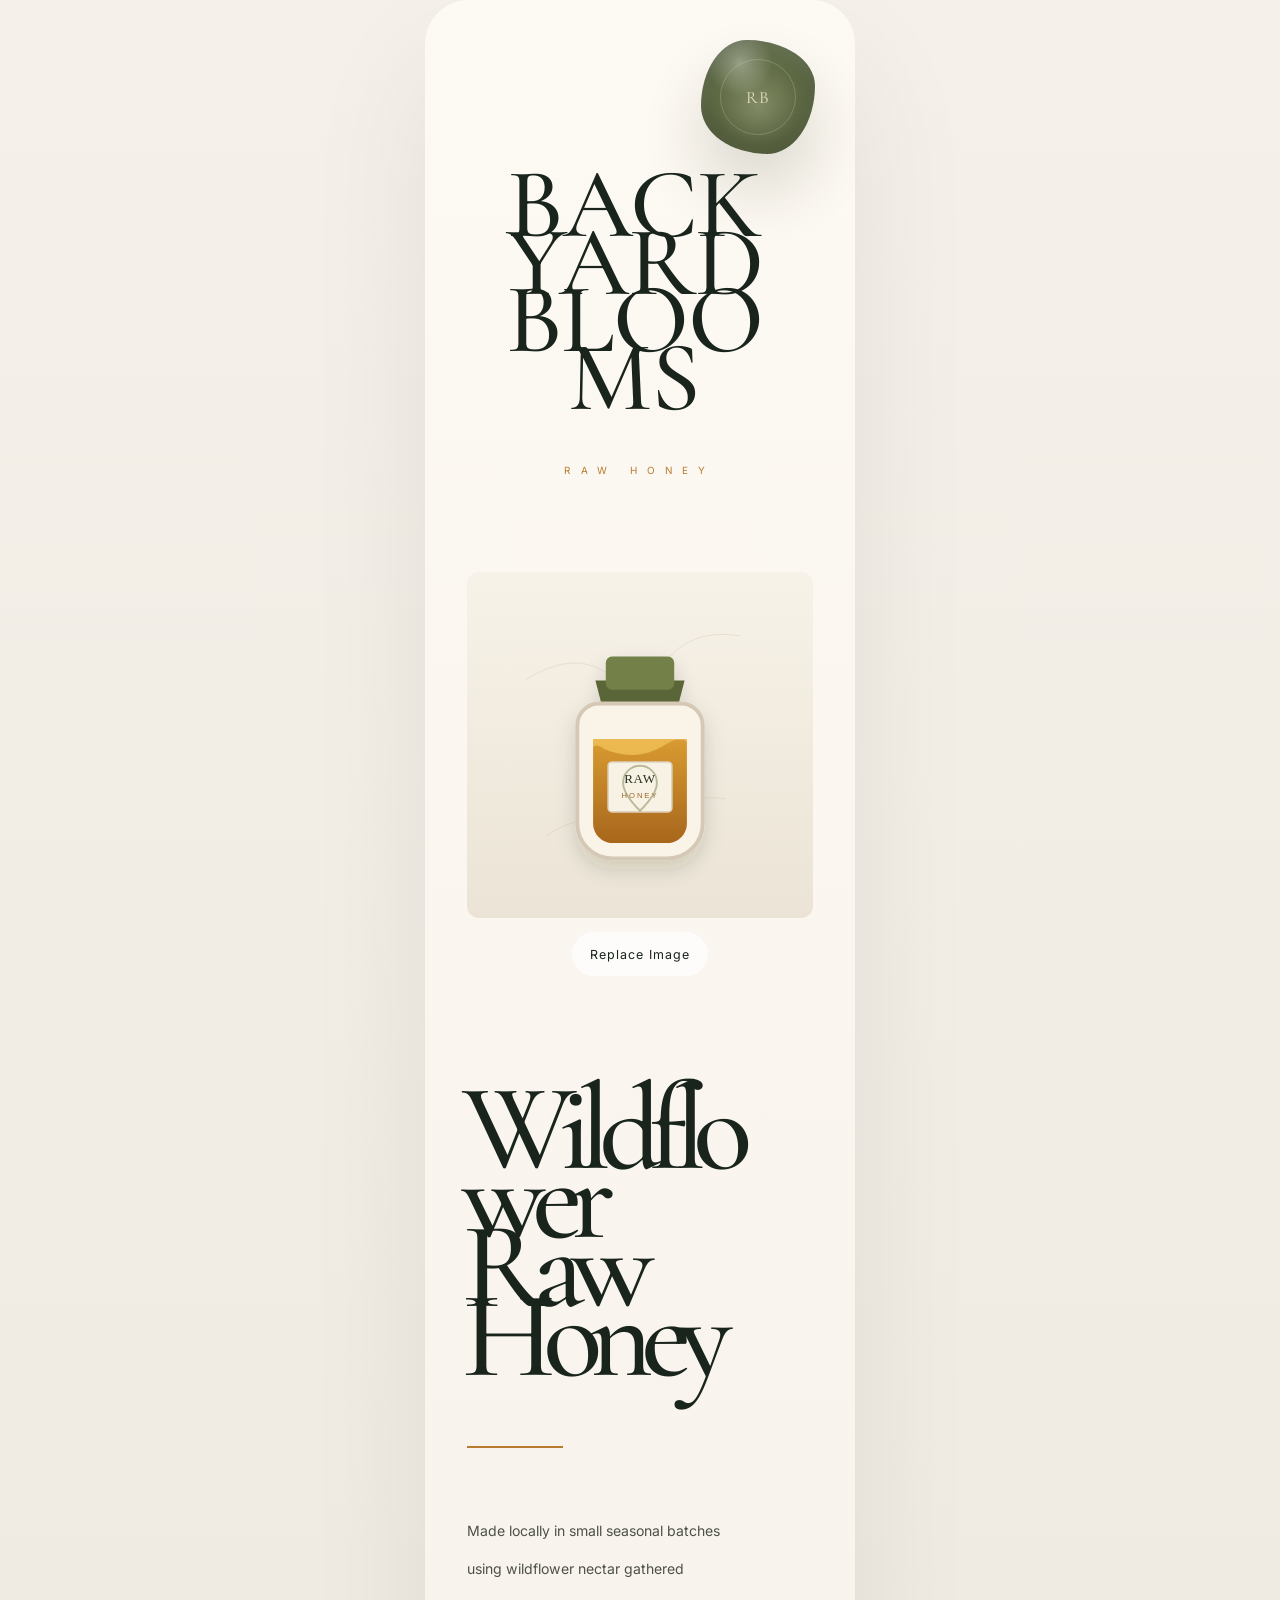
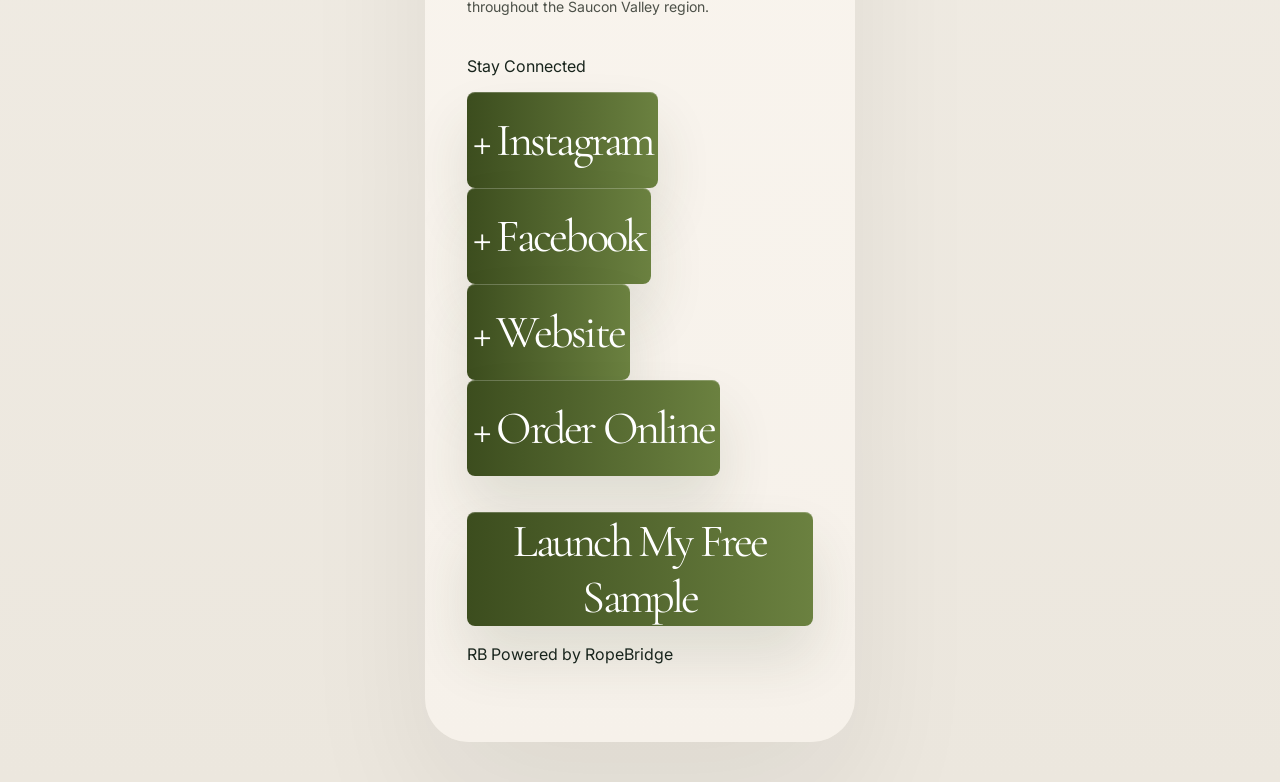
<file: create/index.html>
<!doctype html>
<html lang="en">
  <head>
    <meta charset="utf-8" />
    <meta name="viewport" content="width=device-width, initial-scale=1" />
    <title>Create Your SamplePass Page</title>
    <link rel="stylesheet" href="../templates/samplepass-claim/styles.css" />
    <style>
      .editable { cursor: text; }
      [contenteditable="true"]:focus {
        outline: none;
        background: rgba(181,122,43,0.08);
        border-radius: 8px;
      }
      .replace-image {
        margin-top: 14px;
        display: flex;
        justify-content: center;
      }
      .replace-image label {
        min-height: 44px;
        padding: 0 18px;
        border-radius: 999px;
        border: 1px solid var(--line);
        display: inline-flex;
        align-items: center;
        justify-content: center;
        color: var(--olive-dark);
        letter-spacing: 0.08em;
        font-size: 0.78rem;
        cursor: pointer;
        background: rgba(255,255,255,0.7);
      }
      .replace-image input { display: none; }
      .social-editor { margin-top: 30px; }
      .social-chip.adding { border-style: dashed; }
      .social-modal {
        position: fixed;
        inset: 0;
        background: rgba(26,30,24,0.28);
        display: none;
        align-items: center;
        justify-content: center;
        padding: 24px;
      }
      .social-modal.active { display: flex; }
      .social-modal-card {
        width: 100%;
        max-width: 340px;
        background: var(--surface);
        border-radius: 22px;
        padding: 24px;
      }
      .social-modal-card h3 {
        margin: 0;
        font-family: Georgia, serif;
        font-size: 1.8rem;
      }
      .social-modal-card input { margin-top: 18px; }
      .launch-button { margin-top: 36px; }
      .launch-link {
        margin-top: 18px;
        text-align: center;
        word-break: break-word;
      }
      .launch-link a { color: var(--olive-dark); }
    </style>
  </head>
  <body>
    <main class="page-shell">
      <section class="phone-frame">
        <section class="screen-state active-state">
          <div class="seal-button">
            <span class="seal-inner">RB</span>
          </div>

          <header class="vendor-header">
            <h1 id="vendor-name" class="vendor-name editable" contenteditable="true">Backyard Blooms</h1>
            <p id="vendor-category" class="vendor-category editable" contenteditable="true">Raw Honey</p>
          </header>

          <div class="product-image-wrap">
            <img id="product-image" class="product-image" src="../assets/images/backyard-blooms-honey.svg" alt="Product image" />
          </div>

          <div class="replace-image">
            <label>
              Replace Image
              <input id="image-upload" type="file" accept="image/*" />
            </label>
          </div>

          <section class="product-copy">
            <h2 id="product-name" class="product-name editable" contenteditable="true">Wildflower Raw Honey</h2>
            <div class="accent-line"></div>
            <p id="product-description" class="product-description editable" contenteditable="true">
              Made locally in small seasonal batches using wildflower nectar gathered throughout the Saucon Valley region.
            </p>
          </section>

          <section class="social-editor">
            <p class="social-heading">Stay Connected</p>
            <div class="social-grid">
              <button class="social-chip adding" data-platform="instagram">+ Instagram</button>
              <button class="social-chip adding" data-platform="facebook">+ Facebook</button>
              <button class="social-chip adding" data-platform="website">+ Website</button>
              <button class="social-chip adding" data-platform="order">+ Order Online</button>
            </div>
          </section>

          <div class="launch-button">
            <button id="launch-page">Launch My Free Sample</button>
          </div>

          <div id="launch-link" class="launch-link"></div>

          <footer class="powered-footer">
            <span class="powered-seal">RB</span>
            <span>Powered by RopeBridge</span>
          </footer>
        </section>
      </section>
    </main>

    <div id="social-modal" class="social-modal">
      <div class="social-modal-card">
        <h3 id="modal-title">Instagram</h3>
        <input id="social-input" type="text" placeholder="username or URL" />
        <button id="save-social" style="margin-top:18px;width:100%;">Save</button>
      </div>
    </div>

    <script>
      const SUPABASE_URL = 'https://chqwqnxxggswbsijxnio.supabase.co';
      const SUPABASE_KEY = 'sb_publishable_KY_sTlKcppTc8dlDZjCqaA_2XV6COmP';
      const STORAGE_BUCKET = 'vendor-page-images';

      const socials = {};
      let activePlatform = null;
      let imageFile = null;
      let imagePreview = '../assets/images/backyard-blooms-honey.svg';
      let existingSlug = null;

      const params = new URLSearchParams(window.location.search);
      existingSlug = params.get('slug');

      const modal = document.getElementById('social-modal');
      const modalTitle = document.getElementById('modal-title');
      const socialInput = document.getElementById('social-input');

      document.querySelectorAll('[data-platform]').forEach((button) => {
        button.addEventListener('click', () => {
          activePlatform = button.dataset.platform;
          modalTitle.textContent = button.textContent.replace('+ ', '');
          socialInput.value = socials[activePlatform] || '';
          modal.classList.add('active');
        });
      });

      document.getElementById('save-social').addEventListener('click', () => {
        socials[activePlatform] = socialInput.value.trim();

        const target = document.querySelector(`[data-platform="${activePlatform}"]`);

        if (socialInput.value.trim()) {
          target.textContent = socialInput.value.trim();
          target.classList.remove('adding');
        }

        modal.classList.remove('active');
      });

      document.getElementById('image-upload').addEventListener('change', (event) => {
        const file = event.target.files[0];
        if (!file) return;

        imageFile = file;

        const reader = new FileReader();

        reader.onload = (e) => {
          imagePreview = e.target.result;
          document.getElementById('product-image').src = imagePreview;
        };

        reader.readAsDataURL(file);
      });

      function slugify(value) {
        return value
          .toLowerCase()
          .trim()
          .replace(/[^a-z0-9]+/g, '-')
          .replace(/^-|-$/g, '');
      }

      async function uploadImage(slug) {
        if (!imageFile) {
          return imagePreview;
        }

        const extension = imageFile.name.split('.').pop();
        const filePath = `${slug}-${Date.now()}.${extension}`;

        const uploadResponse = await fetch(
          `${SUPABASE_URL}/storage/v1/object/${STORAGE_BUCKET}/${filePath}`,
          {
            method: 'POST',
            headers: {
              apikey: SUPABASE_KEY,
              Authorization: `Bearer ${SUPABASE_KEY}`,
              'Content-Type': imageFile.type,
            },
            body: imageFile,
          }
        );

        if (!uploadResponse.ok) {
          throw new Error('Image upload failed');
        }

        return `${SUPABASE_URL}/storage/v1/object/public/${STORAGE_BUCKET}/${filePath}`;
      }

      async function loadExistingPage() {
        if (!existingSlug) return;

        const response = await fetch(
          `${SUPABASE_URL}/rest/v1/vendor_pages?slug=eq.${existingSlug}&select=*`,
          {
            headers: {
              apikey: SUPABASE_KEY,
              Authorization: `Bearer ${SUPABASE_KEY}`,
            },
          }
        );

        const pages = await response.json();
        const page = pages[0];

        if (!page) return;

        document.getElementById('vendor-name').textContent = page.vendor_name || '';
        document.getElementById('vendor-category').textContent = page.category || '';
        document.getElementById('product-name').textContent = page.product_name || '';
        document.getElementById('product-description').textContent = page.description || '';

        if (page.image_url) {
          imagePreview = page.image_url;
          document.getElementById('product-image').src = page.image_url;
        }

        const socialMap = {
          instagram: page.instagram,
          facebook: page.facebook,
          website: page.website,
          order: page.order_link,
        };

        Object.entries(socialMap).forEach(([platform, value]) => {
          if (!value) return;

          socials[platform] = value;

          const target = document.querySelector(`[data-platform="${platform}"]`);
          target.textContent = value;
          target.classList.remove('adding');
        });

        document.getElementById('launch-page').textContent = 'Save Changes';
      }

      async function pageExists(slug) {
        const response = await fetch(
          `${SUPABASE_URL}/rest/v1/vendor_pages?slug=eq.${slug}&select=slug`,
          {
            headers: {
              apikey: SUPABASE_KEY,
              Authorization: `Bearer ${SUPABASE_KEY}`,
            },
          }
        );

        const pages = await response.json();
        return pages.length > 0;
      }

      async function savePage(payload, slug, shouldUpdate) {
        if (shouldUpdate) {
          return fetch(`${SUPABASE_URL}/rest/v1/vendor_pages?slug=eq.${slug}`, {
            method: 'PATCH',
            headers: {
              apikey: SUPABASE_KEY,
              Authorization: `Bearer ${SUPABASE_KEY}`,
              'Content-Type': 'application/json',
            },
            body: JSON.stringify(payload),
          });
        }

        return fetch(`${SUPABASE_URL}/rest/v1/vendor_pages`, {
          method: 'POST',
          headers: {
            apikey: SUPABASE_KEY,
            Authorization: `Bearer ${SUPABASE_KEY}`,
            'Content-Type': 'application/json',
            Prefer: 'return=minimal',
          },
          body: JSON.stringify(payload),
        });
      }

      document.getElementById('launch-page').addEventListener('click', async () => {
        const launchButton = document.getElementById('launch-page');
        launchButton.disabled = true;
        launchButton.textContent = existingSlug ? 'Saving...' : 'Launching...';

        try {
          const vendorName = document.getElementById('vendor-name').textContent.trim();
          const slug = existingSlug || slugify(vendorName);
          const imageUrl = await uploadImage(slug);
          const shouldUpdate = existingSlug || await pageExists(slug);

          const payload = {
            slug,
            vendor_name: vendorName,
            category: document.getElementById('vendor-category').textContent.trim(),
            product_name: document.getElementById('product-name').textContent.trim(),
            description: document.getElementById('product-description').textContent.trim(),
            image_url: imageUrl,
            cta_text: 'Claim My Free Sample',
            instagram: socials.instagram || null,
            facebook: socials.facebook || null,
            website: socials.website || null,
            order_link: socials.order || null,
          };

          const response = await savePage(payload, slug, shouldUpdate);

          if (!response.ok) {
            throw new Error('Page save failed');
          }

          const liveUrl = `${location.origin}/qr-intake-system/sample/?slug=${slug}`;
          const editUrl = `${location.origin}/qr-intake-system/create/?slug=${slug}`;

          document.getElementById('launch-link').innerHTML = `
            <div><a href="${liveUrl}" target="_blank">Live Page</a></div>
            <div style="margin-top:8px;"><a href="${editUrl}" target="_blank">Edit Page</a></div>
          `;

          existingSlug = slug;
          launchButton.textContent = 'Save Changes';
        } catch (error) {
          console.error(error);
          document.getElementById('launch-link').textContent = 'Something went wrong.';
        } finally {
          launchButton.disabled = false;
        }
      });

      loadExistingPage();
    </script>
  </body>
</html>
</file>
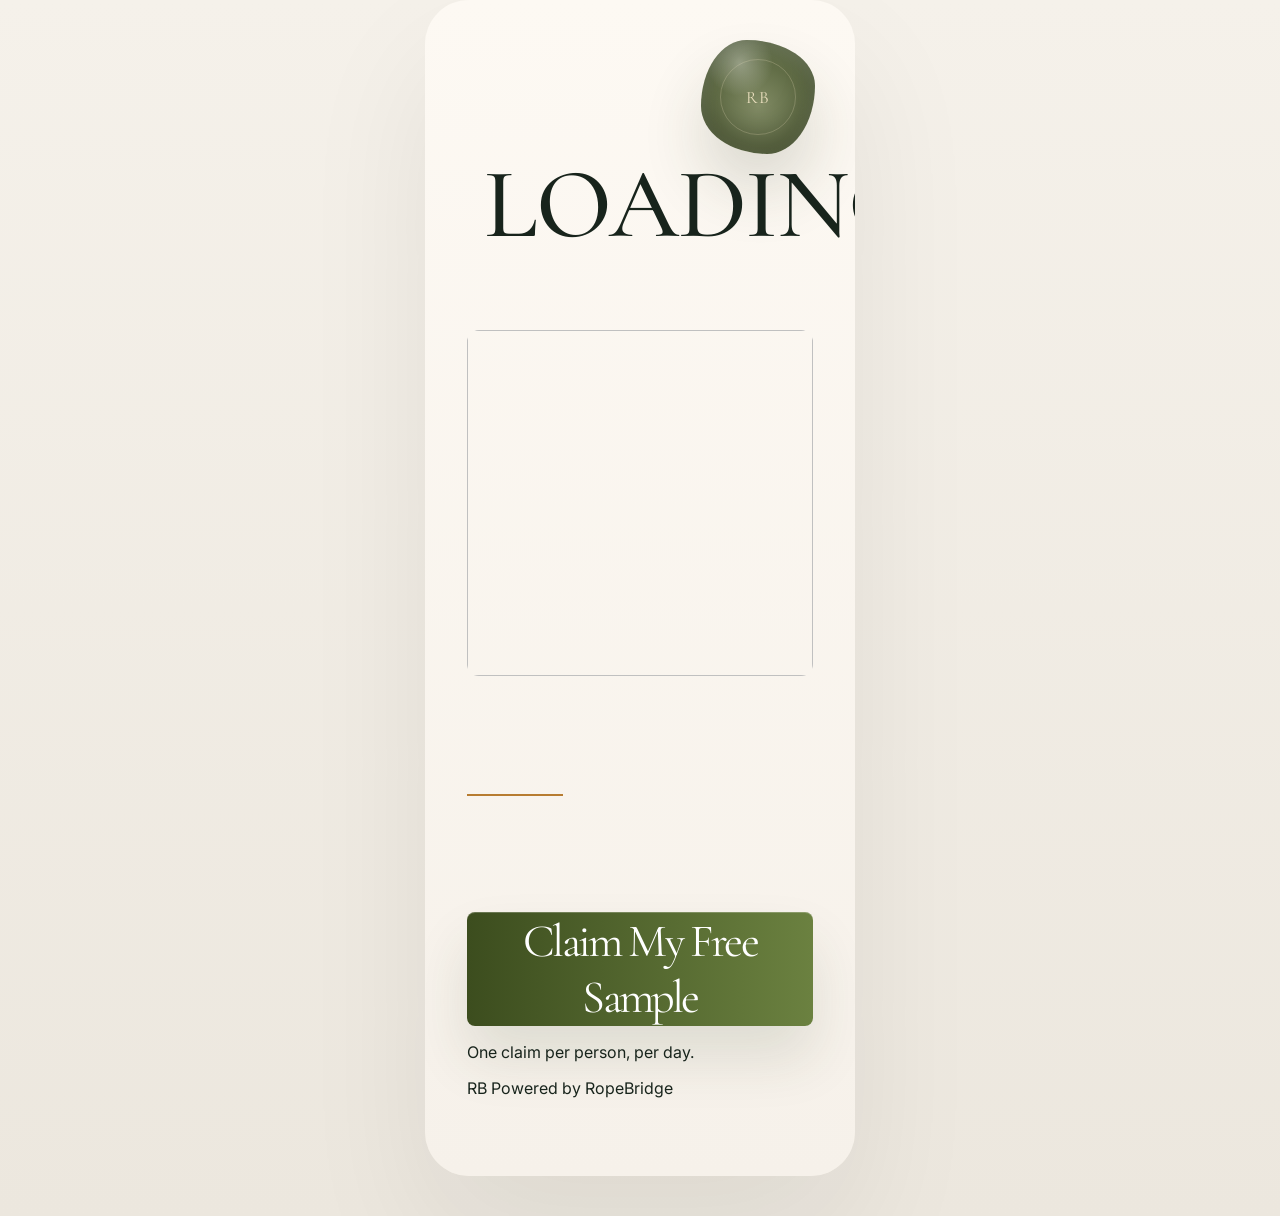
<file: sample/index.html>
<!doctype html>
<html lang="en">
  <head>
    <meta charset="utf-8" />
    <meta name="viewport" content="width=device-width, initial-scale=1" />
    <title>SamplePass</title>
    <link rel="stylesheet" href="../templates/samplepass-claim/styles.css" />
  </head>
  <body>
    <main class="page-shell">
      <section class="phone-frame">
        <section class="screen-state active-state">
          <div class="seal-button">
            <span class="seal-inner">RB</span>
          </div>

          <header class="vendor-header">
            <h1 id="vendor-name" class="vendor-name">Loading...</h1>
            <p id="vendor-category" class="vendor-category"></p>
          </header>

          <div class="product-image-wrap">
            <img id="product-image" class="product-image" />
          </div>

          <section class="product-copy">
            <h2 id="product-name" class="product-name"></h2>
            <div class="accent-line"></div>
            <p id="product-description" class="product-description"></p>
          </section>

          <section class="claim-form">
            <button id="cta-button">Claim My Free Sample</button>

            <div class="limit-row">
              <span class="limit-dot"></span>
              <p id="recognition-copy">One claim per person, per day.</p>
            </div>
          </section>

          <section id="social-section" class="social-section"></section>

          <footer class="powered-footer">
            <span class="powered-seal">RB</span>
            <span>Powered by RopeBridge</span>
          </footer>
        </section>
      </section>
    </main>

    <script>
      const SUPABASE_URL = 'https://chqwqnxxggswbsijxnio.supabase.co';
      const SUPABASE_KEY = 'sb_publishable_KY_sTlKcppTc8dlDZjCqaA_2XV6COmP';
      const STORAGE_KEY = 'ropebridge_identity_token';

      const params = new URLSearchParams(window.location.search);
      const slug = params.get('slug');

      let vendorPage = null;
      let recognizedUser = null;

      function generateToken() {
        return `rb_${crypto.randomUUID()}`;
      }

      async function ensureIdentity() {
        let token = localStorage.getItem(STORAGE_KEY);

        if (!token) {
          token = generateToken();
          localStorage.setItem(STORAGE_KEY, token);

          await fetch(`${SUPABASE_URL}/rest/v1/users`, {
            method: 'POST',
            headers: {
              apikey: SUPABASE_KEY,
              Authorization: `Bearer ${SUPABASE_KEY}`,
              'Content-Type': 'application/json',
              Prefer: 'return=minimal',
            },
            body: JSON.stringify({
              identity_token: token,
            }),
          });
        }

        const response = await fetch(
          `${SUPABASE_URL}/rest/v1/users?identity_token=eq.${token}&select=*`,
          {
            headers: {
              apikey: SUPABASE_KEY,
              Authorization: `Bearer ${SUPABASE_KEY}`,
            },
          }
        );

        const users = await response.json();
        recognizedUser = users[0] || null;

        if (recognizedUser) {
          document.getElementById('recognition-copy').textContent = 'Welcome back — your details are already recognized.';
        }
      }

      async function loadPage() {
        const response = await fetch(
          `${SUPABASE_URL}/rest/v1/vendor_pages?slug=eq.${slug}&select=*`,
          {
            headers: {
              apikey: SUPABASE_KEY,
              Authorization: `Bearer ${SUPABASE_KEY}`,
            },
          }
        );

        const data = await response.json();
        vendorPage = data[0];

        if (!vendorPage) {
          document.getElementById('vendor-name').textContent = 'Page not found';
          return;
        }

        document.title = `${vendorPage.vendor_name} — SamplePass`;

        document.getElementById('vendor-name').textContent = vendorPage.vendor_name;
        document.getElementById('vendor-category').textContent = vendorPage.category || '';
        document.getElementById('product-name').textContent = vendorPage.product_name;
        document.getElementById('product-description').textContent = vendorPage.description || '';
        document.getElementById('product-image').src = vendorPage.image_url || '../assets/images/backyard-blooms-honey.svg';
        document.getElementById('cta-button').textContent = vendorPage.cta_text || 'Claim My Free Sample';

        const socials = [
          ['Instagram', vendorPage.instagram],
          ['Facebook', vendorPage.facebook],
          ['Website', vendorPage.website],
          ['Order Online', vendorPage.order_link],
        ].filter(([, value]) => value);

        if (socials.length) {
          const section = document.getElementById('social-section');

          section.innerHTML = `
            <p class="social-heading">Stay Connected</p>
            <div class="social-grid">
              ${socials.map(([label, url]) => `
                <a class="social-chip" href="${url}" target="_blank" rel="noreferrer">
                  <span>${label}</span>
                </a>
              `).join('')}
            </div>
          `;
        }
      }

      async function recordInteraction() {
        if (!recognizedUser || !vendorPage) return;

        await fetch(`${SUPABASE_URL}/rest/v1/interactions`, {
          method: 'POST',
          headers: {
            apikey: SUPABASE_KEY,
            Authorization: `Bearer ${SUPABASE_KEY}`,
            'Content-Type': 'application/json',
            Prefer: 'return=minimal',
          },
          body: JSON.stringify({
            user_id: recognizedUser.id,
            vendor_page_id: vendorPage.id,
            interaction_type: 'sample_claim',
            metadata: {
              slug,
            },
          }),
        });
      }

      document.getElementById('cta-button').addEventListener('click', async () => {
        document.getElementById('cta-button').textContent = 'Saved';
        await recordInteraction();
      });

      (async function init() {
        await ensureIdentity();
        await loadPage();
      })();
    </script>
  </body>
</html>
</file>
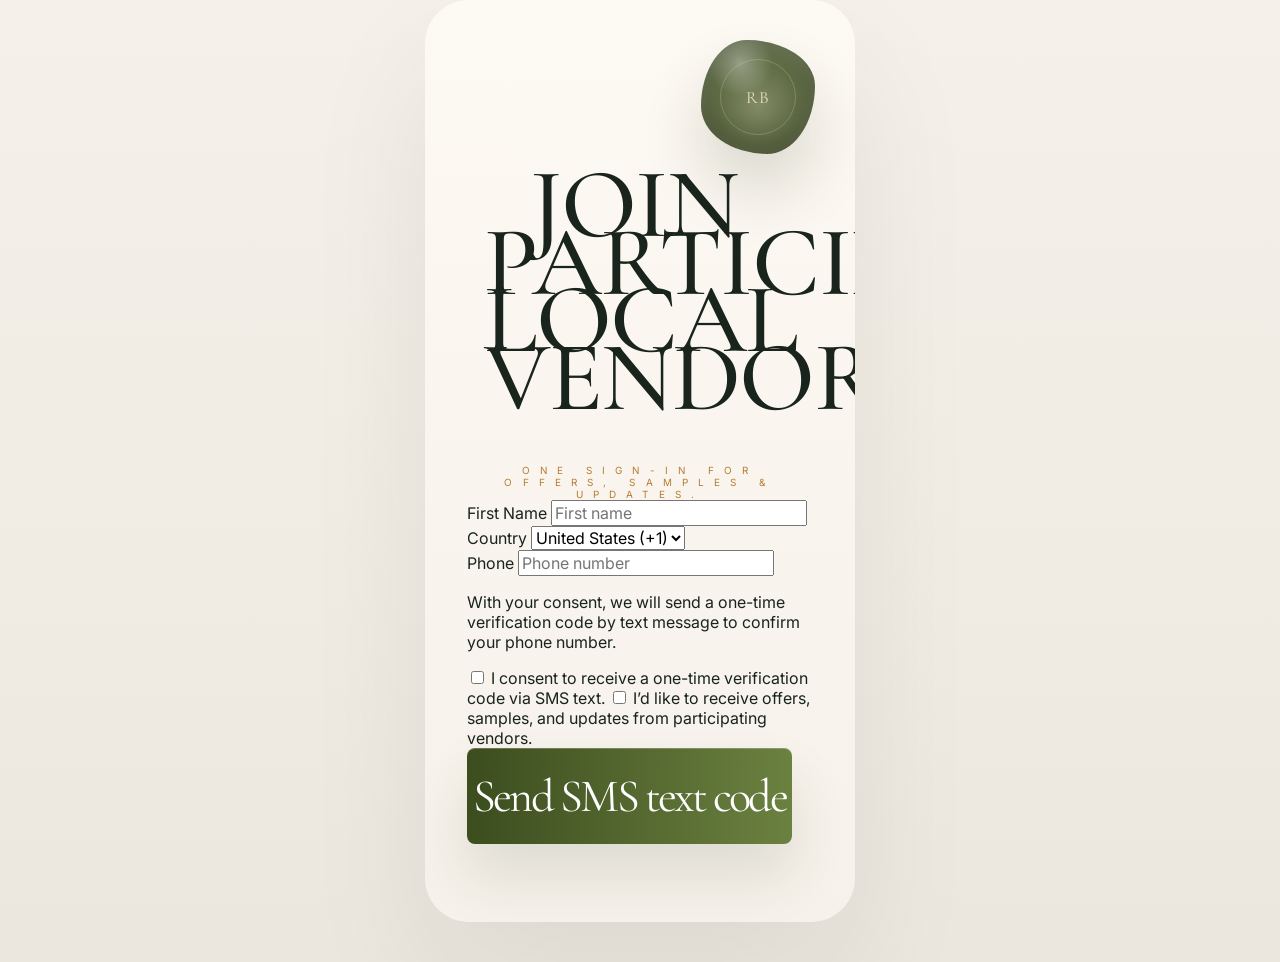
<file: templates/samplepass-claim/index.html>
<!doctype html>
<html lang="en">
  <head>
    <meta charset="utf-8" />
    <meta name="viewport" content="width=device-width, initial-scale=1" />
    <title>RopeBridge — SamplePass</title>
    <link rel="stylesheet" href="./styles.css?v=remembered-users-1" />
  </head>
  <body>
    <main class="page-shell">
      <section class="phone-frame">
        <section id="state-connect" class="screen-state active-state">
          <div class="seal-button" aria-hidden="true">
            <span class="seal-inner">RB</span>
          </div>

          <header class="connect-header">
            <h1 data-config-text="CONNECT_HEADLINE">
              Join participating local vendors.
            </h1>
            <p class="connect-subheadline" data-config-text="CONNECT_SUBHEADLINE">
              One sign-in for offers, samples & updates.
            </p>
          </header>

          <form id="connect-form" class="connect-form" novalidate>
            <div class="field-row">
              <div class="field compact-field grow-field">
                <label for="connect-name">First Name</label>
                <input
                  id="connect-name"
                  name="name"
                  type="text"
                  autocomplete="given-name"
                  placeholder="First name"
                  required
                />
              </div>
            </div>

            <div class="field-row">
              <div class="field compact-field">
                <label for="country-code">Country</label>
                <select id="country-code" name="country_code">
                  <option value="+1">United States (+1)</option>
                </select>
              </div>

              <div class="field compact-field grow-field">
                <label for="connect-phone">Phone</label>
                <input
                  id="connect-phone"
                  name="phone"
                  type="tel"
                  autocomplete="tel"
                  placeholder="Phone number"
                  required
                />
              </div>
            </div>

            <p class="connect-copy" data-config-text="CONNECT_BODY">
              With your consent, we will send a one-time verification code by text message to confirm your phone number.
            </p>

            <label class="check-row">
              <input type="checkbox" required />
              <span>
                I consent to receive a one-time verification code via SMS text.
              </span>
            </label>

            <label class="check-row">
              <input type="checkbox" required />
              <span>
                I’d like to receive offers, samples, and updates from participating vendors.
              </span>
            </label>

            <button id="connect-button" type="submit">Send SMS text code</button>
          </form>
        </section>

        <section id="state-interact" class="screen-state">
          <div class="seal-button" aria-hidden="true">
            <span class="seal-inner">RB</span>
          </div>

          <header class="vendor-header">
            <h1 class="vendor-name" data-config-text="BRAND_NAME">
              Backyard Blooms
            </h1>
            <p class="vendor-category" data-config-text="PRODUCT_CATEGORY">
              Raw Honey
            </p>
          </header>

          <div class="product-image-wrap">
            <img
              class="product-image"
              src="../../assets/images/samplepass-stand.jpg"
              alt="Wildflower raw honey"
              data-config-src="IMAGE_SRC"
              data-config-alt="IMAGE_ALT"
            />
          </div>

          <section class="product-copy">
            <h2 class="product-name" data-config-text="PRODUCT_NAME">
              Wildflower Raw Honey
            </h2>

            <div class="accent-line"></div>

            <p class="product-description" data-config-text="PRODUCT_DESCRIPTION">
              Made locally in small seasonal batches using wildflower nectar gathered throughout the Saucon Valley region.
            </p>
          </section>

          <form id="samplepass-form" class="claim-form" novalidate>
            <input type="hidden" name="name" value="SamplePass Visitor" />
            <input type="hidden" name="phone" value="pending-connect" />
            <input type="hidden" name="business_name" value="Backyard Blooms" />
            <input type="hidden" name="notes" value="Wildflower Raw Honey" />

            <button id="submit-button" type="submit" data-config-text="CTA_LABEL">
              Claim My Free Sample
            </button>

            <div class="limit-row">
              <span class="limit-dot"></span>
              <p data-config-text="LIMIT_NOTE">One claim per person, per day.</p>
            </div>

            <p id="form-status" class="form-status" role="status" aria-live="polite"></p>
          </form>

          <footer class="powered-footer">
            <span class="powered-seal">RB</span>
            <span>Powered by RopeBridge</span>
          </footer>
        </section>

        <section id="state-connected" class="screen-state">
          <div class="seal-button" aria-hidden="true">
            <span class="seal-inner">RB</span>
          </div>

          <header class="vendor-header connected-header">
            <h1 class="vendor-name" data-config-text="BRAND_NAME">
              Backyard Blooms
            </h1>
            <p class="vendor-category" data-config-text="PRODUCT_CATEGORY">
              Raw Honey
            </p>
          </header>

          <section class="connected-card">
            <h2 data-config-text="CONNECTED_HEADLINE">
              Thanks for stopping by!
            </h2>

            <p data-config-text="CONNECTED_BODY">
              We’re glad you’re part of our hive. Scan again anytime to find us, order, or stay in touch.
            </p>
          </section>

          <section class="social-section">
            <p class="social-heading">Stay Connected</p>

            <div class="social-grid">
              <a class="social-chip" data-social="instagram" href="#">
                <span>Instagram</span>
              </a>

              <a class="social-chip" data-social="facebook" href="#">
                <span>Facebook</span>
              </a>

              <a class="social-chip" data-social="website" href="#">
                <span>Website</span>
              </a>

              <a class="social-chip" data-social="order" href="#">
                <span>Order Online</span>
              </a>
            </div>
          </section>

          <section class="connected-note-card">
            <p class="connected-note" data-config-text="CONNECTED_NOTE">
              Local honey. Real people. Great to see you!
            </p>

            <div class="saved-row">
              <span class="saved-lock">•</span>
              <span data-config-text="SAVED_NOTE">
                Your details are saved for next time.
              </span>
            </div>
          </section>

          <footer class="powered-footer">
            <span class="powered-seal">RB</span>
            <span>Powered by RopeBridge</span>
          </footer>
        </section>
      </section>
    </main>

    <script src="../../configs/samplepass-demo.js?v=remembered-users-1"></script>
    <script src="./app.js?v=remembered-users-1"></script>
  </body>
</html>
</file>
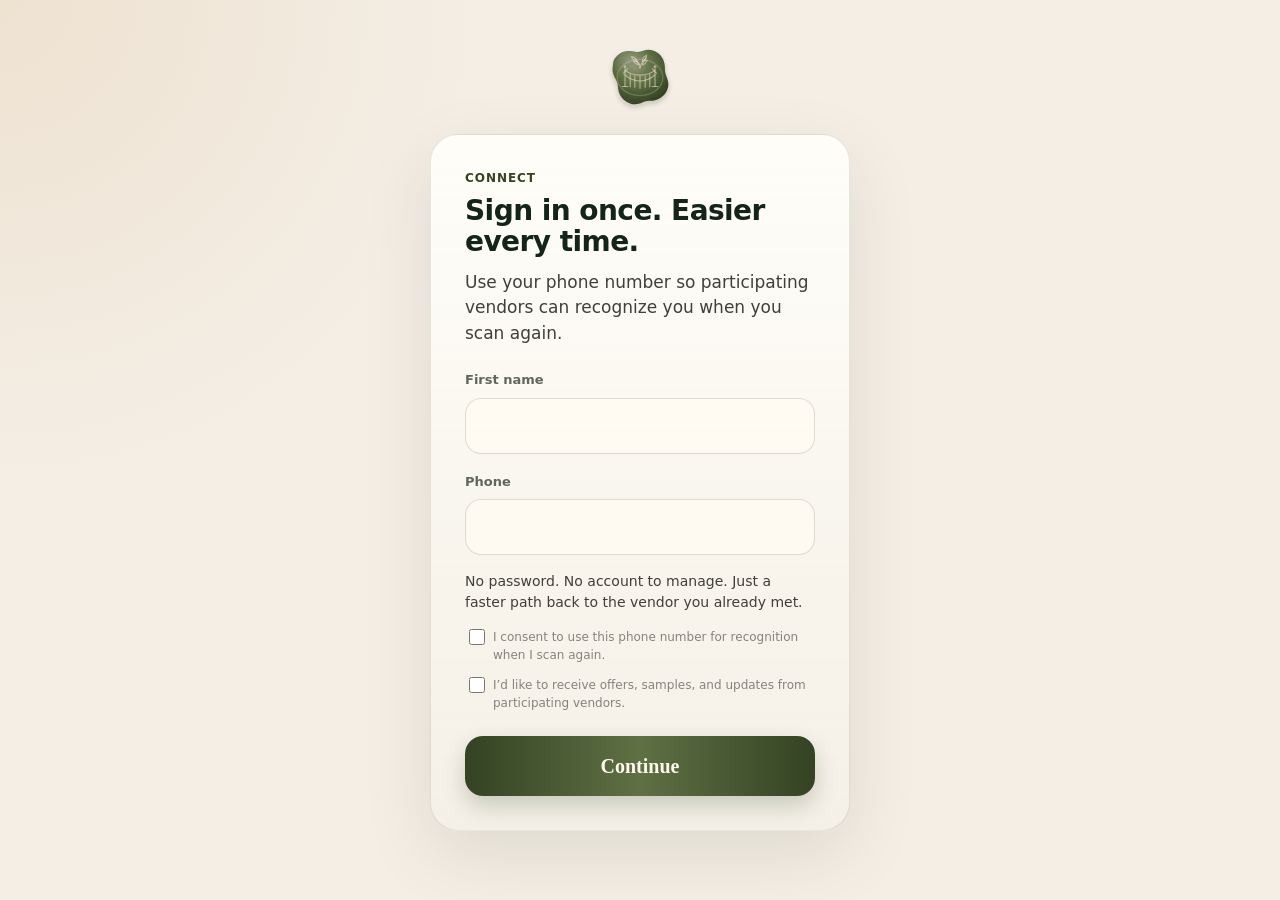
<file: templates/samplepass-v1/index.html>
<!doctype html>
<html lang="en">
  <head>
    <meta charset="utf-8" />
    <meta name="viewport" content="width=device-width, initial-scale=1" />
    <title>SamplePass — RopeBridge Design System v1</title>
    <link rel="stylesheet" href="../../assets/css/ropebridge/tokens.css" />
    <link rel="stylesheet" href="../../assets/css/ropebridge/base.css" />
    <link rel="stylesheet" href="../../assets/css/ropebridge/components.css" />
    <link rel="stylesheet" href="../../assets/css/ropebridge/states.css" />
  </head>
  <body>
    <main class="rb-flow-page">
      <div class="rb-flow-shell">
        <section id="state-connect" class="rb-screen-state is-active" aria-labelledby="connect-title">
          <header class="rb-logo-header">
            <div class="rb-seal" aria-hidden="true"></div>
          </header>

          <section class="rb-card rb-flow-card rb-connect-card">
            <p class="rb-eyebrow">Connect</p>
            <h1 id="connect-title" class="rb-title" data-config-text="CONNECT_HEADLINE">
              Sign in once. Easier every time.
            </h1>
            <p class="rb-body" data-config-text="CONNECT_SUBHEADLINE">
              Use your phone number so participating vendors can recognize you when you scan again.
            </p>

            <form id="connect-form" novalidate>
              <div class="rb-field-stack">
                <div class="rb-field">
                  <label for="connect-name">First name</label>
                  <input id="connect-name" class="rb-input" name="name" type="text" autocomplete="given-name" required />
                </div>

                <div class="rb-field">
                  <label for="connect-phone">Phone</label>
                  <input id="connect-phone" class="rb-input" name="phone" type="tel" autocomplete="tel" inputmode="tel" required />
                </div>
              </div>

              <p class="rb-connect-copy" data-config-text="CONNECT_BODY">
                No password. No account to manage. Just a faster path back to the vendor you already met.
              </p>

              <div class="rb-consent-stack">
                <label class="rb-check-row">
                  <input type="checkbox" required />
                  <span>I consent to use this phone number for recognition when I scan again.</span>
                </label>
                <label class="rb-check-row">
                  <input type="checkbox" required />
                  <span>I’d like to receive offers, samples, and updates from participating vendors.</span>
                </label>
              </div>

              <div class="rb-action-stack">
                <button id="connect-button" class="rb-button" type="submit" data-config-text="CONNECT_PRIMARY_ACTION">
                  Continue
                </button>
              </div>
            </form>
          </section>
        </section>

        <section id="state-interact" class="rb-screen-state" aria-labelledby="offer-title">
          <header class="rb-logo-header">
            <div class="rb-seal" aria-hidden="true"></div>
          </header>

          <div id="recognition-banner" class="rb-recognition-banner" role="status"></div>

          <section class="rb-card rb-flow-card rb-offer-card">
            <div class="rb-image-container">
              <img src="../../assets/images/samplepass-stand.jpg" alt="Backyard Blooms sample" data-config-src="IMAGE_SRC" data-config-alt="IMAGE_ALT" />
            </div>

            <div class="rb-offer-copy">
              <h1 id="offer-title" class="rb-offer-title" data-config-text="PRODUCT_NAME">Wildflower Raw Honey</h1>
              <p class="rb-offer-description" data-config-text="PRODUCT_DESCRIPTION">
                Made locally in small seasonal batches using wildflower nectar gathered throughout the Saucon Valley region.
              </p>
            </div>

            <form id="samplepass-form" novalidate>
              <button id="submit-button" class="rb-button" type="submit" data-config-text="CTA_LABEL">Claim sample</button>
              <p class="rb-limit-note" data-config-text="LIMIT_NOTE">One claim per person, per day.</p>
              <p id="form-status" class="rb-status" role="status" aria-live="polite"></p>
            </form>
          </section>
        </section>

        <section id="state-connected" class="rb-screen-state" aria-labelledby="connected-title">
          <header class="rb-logo-header">
            <div class="rb-seal" aria-hidden="true"></div>
          </header>

          <section class="rb-card rb-flow-card rb-connected-card">
            <p class="rb-eyebrow">Connected</p>
            <h1 id="connected-title" class="rb-connected-title" data-config-text="CONNECTED_HEADLINE">You’re connected.</h1>
            <p class="rb-connected-body" data-config-text="CONNECTED_BODY">
              Next time you scan, we’ll know where to pick up. You can also use this page to find Backyard Blooms again.
            </p>
            <div class="rb-saved-row">
              <span class="rb-saved-dot" aria-hidden="true"></span>
              <span data-config-text="CONNECTED_NOTE">Your details are saved for next time.</span>
            </div>
          </section>

          <section class="rb-link-section" aria-labelledby="links-title">
            <p id="links-title" class="rb-section-label">Useful links</p>
            <div class="rb-link-stack">
              <a class="rb-link-row" data-social="order" href="#"><span>Order online</span><span aria-hidden="true">↗</span></a>
              <a class="rb-link-row" data-social="instagram" href="#"><span>Instagram</span><span aria-hidden="true">↗</span></a>
              <a class="rb-link-row" data-social="facebook" href="#"><span>Facebook</span><span aria-hidden="true">↗</span></a>
              <a class="rb-link-row" data-social="website" href="#"><span>Website</span><span aria-hidden="true">↗</span></a>
            </div>
          </section>
        </section>
      </div>
    </main>

    <script src="../../configs/samplepass-design-system-v1.js"></script>
    <script src="./app.js"></script>
  </body>
</html>
</file>
<file: templates/samplepass-claim/styles.css>
@import url('https://fonts.googleapis.com/css2?family=Cormorant+Garamond:wght@400;500;600&family=Inter:wght@400;500;600&display=swap');

:root {
  color-scheme: light;
  --surface: #f8f4ed;
  --ink: #18241c;
  --gold: #b77c31;
}

* { box-sizing:border-box; }

body {
  margin:0;
  min-height:100vh;
  background:linear-gradient(180deg,#f5f1ea 0%,#ece7de 100%);
  color:var(--ink);
  font-family:Inter,sans-serif;
}

img { display:block; max-width:100%; }
button,input,select { font:inherit; }

.page-shell {
  width:100%;
  min-height:100vh;
  padding:0 0 40px;
  display:flex;
  justify-content:center;
}

.phone-frame {
  width:430px;
  background:linear-gradient(180deg,#fdf9f3 0%,#f6f1ea 100%);
  border-radius:44px;
  overflow:hidden;
  position:relative;
  box-shadow:0 60px 132px rgba(26,30,24,0.07);
}

.screen-state {
  display:none;
  position:relative;
  padding:72px 42px 78px;
}

.active-state { display:block; }

.seal-button {
  position:absolute;
  top:40px;
  right:40px;
  width:114px;
  height:114px;
  border-radius:40% 60% 42% 58% / 58% 40% 60% 42%;
  background:
    radial-gradient(circle at 34% 20%, rgba(255,255,255,0.34), rgba(255,255,255,0) 28%),
    radial-gradient(circle at 50% 58%, #818b65 0%, #5d6942 54%, #344221 100%);
  display:grid;
  place-items:center;
  box-shadow:
    0 36px 62px rgba(51,64,31,0.16),
    inset 0 8px 18px rgba(255,255,255,0.18),
    inset 0 -18px 28px rgba(0,0,0,0.18);
}

.seal-inner {
  width:76px;
  height:76px;
  border-radius:999px;
  border:1px solid rgba(233,222,189,0.24);
  display:grid;
  place-items:center;
  color:#e9debd;
  font-family:'Cormorant Garamond',serif;
  font-size:1.08rem;
  letter-spacing:0.08em;
}

.vendor-header,
.connect-header {
  text-align:center;
  padding-top:104px;
}

.vendor-name,
.connect-header h1 {
  width:300px;
  margin:0 auto;
  transform:translateX(-6px);
  font-family:'Cormorant Garamond',Georgia,serif;
  font-size:6.2rem;
  line-height:0.58;
  letter-spacing:-0.014em;
  text-transform:uppercase;
  font-weight:500;
  color:var(--ink);
}

.vendor-category,
.connect-subheadline {
  margin:58px 0 0;
  color:var(--gold);
  font-size:0.62rem;
  letter-spacing:1.02em;
  text-transform:uppercase;
}

.product-image-wrap {
  margin-top:96px;
  border-radius:12px;
  overflow:hidden;
}

.product-image {
  width:100%;
  aspect-ratio:1 / 1;
  object-fit:cover;
}

.product-copy {
  margin-top:118px;
}

.product-name {
  width:326px;
  margin:0;
  transform:translateX(-5px);
  font-family:'Cormorant Garamond',Georgia,serif;
  font-size:7.7rem;
  line-height:0.56;
  letter-spacing:-0.104em;
  font-weight:500;
  color:var(--ink);
}

.accent-line {
  width:96px;
  height:2px;
  background:var(--gold);
  margin:76px 0 64px;
}

.product-description {
  width:278px;
  margin:0;
  color:#4d5149;
  font-size:0.88rem;
  line-height:2.7;
}

.claim-form {
  margin-top:116px;
}

button {
  min-height:96px;
  border:0;
  border-radius:8px;
  background:linear-gradient(90deg,#3c4d1e 0%,#6b8140 100%);
  color:#fff;
  font-family:'Cormorant Garamond',Georgia,serif;
  font-size:2.9rem;
  letter-spacing:-0.06em;
  box-shadow:
    0 32px 56px rgba(52,66,32,0.12),
    inset 0 1px 0 rgba(255,255,255,0.22);
}

.claim-form button {
  width:346px;
  margin:0 auto;
  display:block;
}
</file>
<file: assets/css/ropebridge/tokens.css>
:root {
  --rb-color-ink-900: #142416;
  --rb-color-ink-700: #344134;
  --rb-color-ink-500: #77776f;

  --rb-color-paper-000: #fbf8f2;
  --rb-color-paper-100: #f6f0e7;
  --rb-color-paper-200: #e9dfcf;

  --rb-color-olive-300: #b7c495;
  --rb-color-olive-500: #5f7044;
  --rb-color-olive-700: #334323;

  --rb-color-brass-300: #ddb978;
  --rb-color-brass-500: #bb751d;
  --rb-color-brass-700: #8e5618;

  --rb-color-success: #5f7044;
  --rb-color-warning: #bb751d;
  --rb-color-error: #9f3a2c;
  --rb-color-info: #546778;

  --rb-bg: #f4eee5;
  --rb-surface: #fffdf8;
  --rb-surface-raised: #fffaf2;

  --rb-text-primary: var(--rb-color-ink-900);
  --rb-text-secondary: #3f3f3b;

  --rb-accent: var(--rb-color-olive-500);
  --rb-accent-pressed: var(--rb-color-olive-700);
  --rb-accent-soft: rgba(95, 112, 68, 0.12);

  --rb-border-muted: rgba(20, 36, 22, 0.1);

  --rb-font-sans: ui-sans-serif, system-ui, -apple-system, BlinkMacSystemFont, "SF Pro Text", "Segoe UI", sans-serif;
  --rb-font-serif: "Cormorant Garamond", ui-serif, Georgia, serif;

  --rb-space-0: 0;
  --rb-space-0-5: 4px;
  --rb-space-1: 8px;
  --rb-space-1-5: 12px;
  --rb-space-2: 16px;
  --rb-space-3: 24px;
  --rb-space-4: 32px;
  --rb-space-6: 48px;
  --rb-space-8: 64px;

  --rb-radius-sm: 8px;
  --rb-radius-md: 12px;
  --rb-radius-lg: 18px;
  --rb-radius-xl: 28px;
  --rb-radius-full: 999px;

  --rb-shadow-card: 0 24px 70px rgba(43, 35, 22, 0.10);
  --rb-shadow-card-soft: 0 12px 34px rgba(43, 35, 22, 0.08);
  --rb-shadow-button: 0 10px 22px rgba(51, 67, 35, 0.22);
  --rb-shadow-focus: 0 0 0 4px rgba(95, 112, 68, 0.22);

  --rb-flow-max-width: 420px;

  --rb-motion-fast: 120ms;
  --rb-motion-base: 180ms;
  --rb-motion-slow: 260ms;
  --rb-ease-standard: cubic-bezier(0.2, 0, 0, 1);

  color-scheme: light;
}
</file>
<file: assets/css/ropebridge/base.css>
*,
*::before,
*::after {
  box-sizing: border-box;
}

html {
  background: var(--rb-bg);
  color: var(--rb-text-primary);
  font-family: var(--rb-font-sans);
  -webkit-text-size-adjust: 100%;
}

body {
  margin: 0;
  background:
    radial-gradient(circle at top left, rgba(187, 117, 29, 0.1), transparent 30rem),
    var(--rb-bg);
  color: var(--rb-text-primary);
  font-family: var(--rb-font-sans);
  font-size: 17px;
  line-height: 1.5;
}

button,
input,
select,
textarea {
  font: inherit;
}

a {
  color: inherit;
}

img {
  display: block;
  max-width: 100%;
}

[hidden] {
  display: none !important;
}

.rb-flow-page {
  width: 100%;
  padding: 16px;
}

.rb-flow-shell {
  width: 100%;
  max-width: 420px;
  margin: 0 auto;
}

.rb-screen-state {
  display: none;
}

.rb-screen-state.is-active {
  display: block;
}

.rb-logo-header {
  display: flex;
  justify-content: center;
  margin: 8px 0 18px;
}

.rb-state-header {
  display: flex;
  align-items: center;
  justify-content: space-between;
  gap: var(--rb-space-2);
  margin-bottom: var(--rb-space-3);
}

.rb-eyebrow {
  margin: 0 0 var(--rb-space-1);
  color: var(--rb-accent-pressed);
  font-size: 12px;
  font-weight: 700;
  letter-spacing: 0.08em;
  text-transform: uppercase;
}

.rb-title {
  margin: 0;
  font-size: 28px;
  line-height: 1.12;
  font-weight: 650;
  letter-spacing: -0.02em;
}

.rb-body {
  margin: var(--rb-space-1-5) 0 0;
  color: var(--rb-text-secondary);
  font-size: 17px;
  line-height: 1.5;
}

.rb-muted {
  color: var(--rb-text-secondary);
}

@media (max-width: 480px) {
  .rb-flow-page {
    padding: 12px;
  }

  .rb-flow-shell {
    max-width: 100%;
  }
}

@media (min-width: 768px) {
  .rb-flow-page {
    padding: 32px;
  }
}

@media (prefers-reduced-motion: reduce) {
  *,
  *::before,
  *::after {
    animation-duration: 0.01ms !important;
    animation-iteration-count: 1 !important;
    scroll-behavior: auto !important;
    transition-duration: 0.01ms !important;
  }
}
</file>
<file: assets/css/ropebridge/components.css>
.rb-card {
  border: 1px solid rgba(20, 36, 22, 0.1);
  border-radius: var(--rb-radius-xl);
  background: var(--rb-surface);
  box-shadow: var(--rb-shadow-card);
}

.rb-flow-card {
  padding: 28px;
}

.rb-brand-lockup,
.rb-vendor-lockup {
  min-width: 0;
}

.rb-brand-name,
.rb-vendor-name {
  margin: 0;
  color: var(--rb-text-primary);
  font-family: var(--rb-font-serif);
  font-size: 24px;
  font-weight: 600;
  line-height: 1.05;
  letter-spacing: 0.02em;
}

.rb-brand-subtitle,
.rb-vendor-subtitle {
  margin: 8px 0 0;
  color: var(--rb-color-brass-500);
  font-size: 12px;
  font-weight: 600;
  letter-spacing: 0.28em;
  text-transform: uppercase;
}

.rb-seal {
  display: block;
  flex: 0 0 auto;
  width: 76px;
  height: 76px;
  border-radius: 999px;
  background: url("../../images/ropebridge-seal.svg") center / contain no-repeat;
}

.rb-field-stack {
  display: grid;
  gap: 18px;
  margin-top: var(--rb-space-3);
}

.rb-field label {
  display: block;
  margin-bottom: 8px;
  color: rgba(20, 36, 22, 0.68);
  font-size: 13px;
  font-weight: 600;
}

.rb-input,
.rb-select {
  width: 100%;
  min-height: 56px;
  border: 1px solid rgba(20,36,22,0.14);
  border-radius: 16px;
  background: rgba(255, 250, 242, 0.82);
  color: var(--rb-text-primary);
  padding: 14px 16px;
  font-size: 17px;
}

.rb-input:focus-visible,
.rb-select:focus-visible,
.rb-button:focus-visible,
.rb-link-row:focus-visible,
.rb-check-row:focus-within {
  outline: none;
  box-shadow: var(--rb-shadow-focus);
}

.rb-button {
  display: inline-grid;
  width: 100%;
  min-height: 60px;
  place-items: center;
  border: 0;
  border-radius: 18px;
  background: linear-gradient(90deg, #334323, #5f7044, #334323);
  color: #fff8ec;
  cursor: pointer;
  font-family: var(--rb-font-serif);
  font-size: 20px;
  font-weight: 600;
  text-align: center;
  text-decoration: none;
  box-shadow: var(--rb-shadow-button);
}

.rb-button:active {
  transform: translateY(1px);
}

.rb-button[disabled] {
  cursor: not-allowed;
  opacity: 0.48;
}

.rb-check-row {
  display: grid;
  grid-template-columns: 16px 1fr;
  gap: 12px;
  align-items: start;
  color: rgba(63,63,59,0.62);
  font-size: 12px;
  line-height: 1.5;
}

.rb-check-row input {
  width: 16px;
  height: 16px;
  margin-top: 1px;
  accent-color: var(--rb-accent-pressed);
}

.rb-image-container {
  overflow: hidden;
  border-radius: 18px;
  background: var(--rb-surface);
  aspect-ratio: 4 / 3;
  box-shadow: var(--rb-shadow-card-soft);
}

.rb-image-container img {
  width: 100%;
  height: 100%;
  object-fit: cover;
}

.rb-link-stack {
  display: grid;
  gap: 10px;
  margin-top: var(--rb-space-2);
}

.rb-link-row {
  display: flex;
  min-height: 56px;
  align-items: center;
  justify-content: space-between;
  gap: var(--rb-space-2);
  border: 1px solid rgba(20,36,22,0.08);
  border-radius: 16px;
  background: rgba(255,255,255,0.5);
  color: var(--rb-text-primary);
  padding: 0 18px;
  font-size: 15px;
  font-weight: 600;
  text-decoration: none;
}

.rb-status {
  min-height: 22px;
  margin: var(--rb-space-2) 0 0;
  color: var(--rb-text-secondary);
  font-size: 14px;
  line-height: 1.4;
}

.rb-status.is-error {
  color: var(--rb-color-error);
}

.rb-status.is-success {
  color: var(--rb-color-success);
}

.rb-powered-by {
  margin-top: 30px;
  color: rgba(63,63,59,0.48);
  font-family: var(--rb-font-serif);
  font-size: 14px;
  text-align: center;
}

@media (min-width: 768px) {
  .rb-flow-card {
    padding: 34px;
  }
}
</file>
<file: assets/css/ropebridge/states.css>
.rb-connect-card {
  background:
    linear-gradient(180deg, rgba(255, 253, 248, 0.76), rgba(244, 239, 230, 0.96)),
    var(--rb-surface);
}

.rb-connect-copy {
  margin: var(--rb-space-2) 0 0;
  color: var(--rb-text-secondary);
  font-size: 14px;
  line-height: 1.45;
}

.rb-consent-stack {
  display: grid;
  gap: var(--rb-space-1-5);
  margin-top: var(--rb-space-2);
}

.rb-action-stack {
  display: grid;
  gap: var(--rb-space-2);
  margin-top: var(--rb-space-3);
}

.rb-offer-card {
  display: grid;
  gap: var(--rb-space-3);
}

.rb-offer-copy {
  display: grid;
  gap: var(--rb-space-1-5);
}

.rb-offer-title {
  margin: 0;
  color: var(--rb-text-primary);
  font-family: var(--rb-font-serif);
  font-size: 34px;
  line-height: 1.04;
  font-weight: 600;
  letter-spacing: -0.02em;
}

.rb-offer-description {
  margin: 0;
  color: var(--rb-text-secondary);
  font-size: 16px;
  line-height: 1.6;
}

.rb-limit-note {
  display: flex;
  align-items: center;
  justify-content: center;
  gap: var(--rb-space-1);
  margin: var(--rb-space-1-5) 0 0;
  color: rgba(63,63,59,0.72);
  font-size: 13px;
  text-align: center;
}

.rb-limit-note::before {
  content: "";
  width: 7px;
  height: 7px;
  border-radius: var(--rb-radius-full);
  background: var(--rb-color-success);
}

.rb-recognition-banner {
  display: none;
  margin: 0 0 18px;
  border: 1px solid rgba(95, 112, 68, 0.18);
  border-radius: 22px;
  background:
    linear-gradient(180deg, rgba(255,253,248,0.72), rgba(246,240,231,0.72));
  color: var(--rb-accent-pressed);
  padding: 15px 18px;
  font-family: var(--rb-font-serif);
  font-size: 19px;
  font-weight: 600;
  text-align: center;
  box-shadow: 0 8px 24px rgba(43,35,22,0.05);
}

.rb-recognition-banner.is-visible {
  display: block;
}

.rb-connected-card {
  display: grid;
  gap: var(--rb-space-1-5);
  background:
    linear-gradient(180deg, rgba(95, 112, 68, 0.1), transparent 42%),
    var(--rb-surface);
}

.rb-connected-title {
  margin: 0;
  font-family: var(--rb-font-serif);
  font-size: 34px;
  line-height: 1.08;
  font-weight: 600;
  letter-spacing: -0.02em;
}

.rb-connected-body {
  margin: 0;
  color: var(--rb-text-secondary);
  font-size: 16px;
  line-height: 1.5;
}

.rb-saved-row {
  display: flex;
  align-items: center;
  gap: var(--rb-space-1);
  margin-top: var(--rb-space-2);
  color: var(--rb-color-success);
  font-size: 14px;
  font-weight: 650;
}

.rb-saved-dot {
  width: 8px;
  height: 8px;
  border-radius: var(--rb-radius-full);
  background: currentColor;
}

.rb-link-section {
  margin-top: var(--rb-space-2);
}

.rb-section-label {
  margin: 0 0 var(--rb-space-1);
  color: var(--rb-text-secondary);
  font-size: 12px;
  font-weight: 700;
  letter-spacing: 0.08em;
  text-transform: uppercase;
}
</file>
